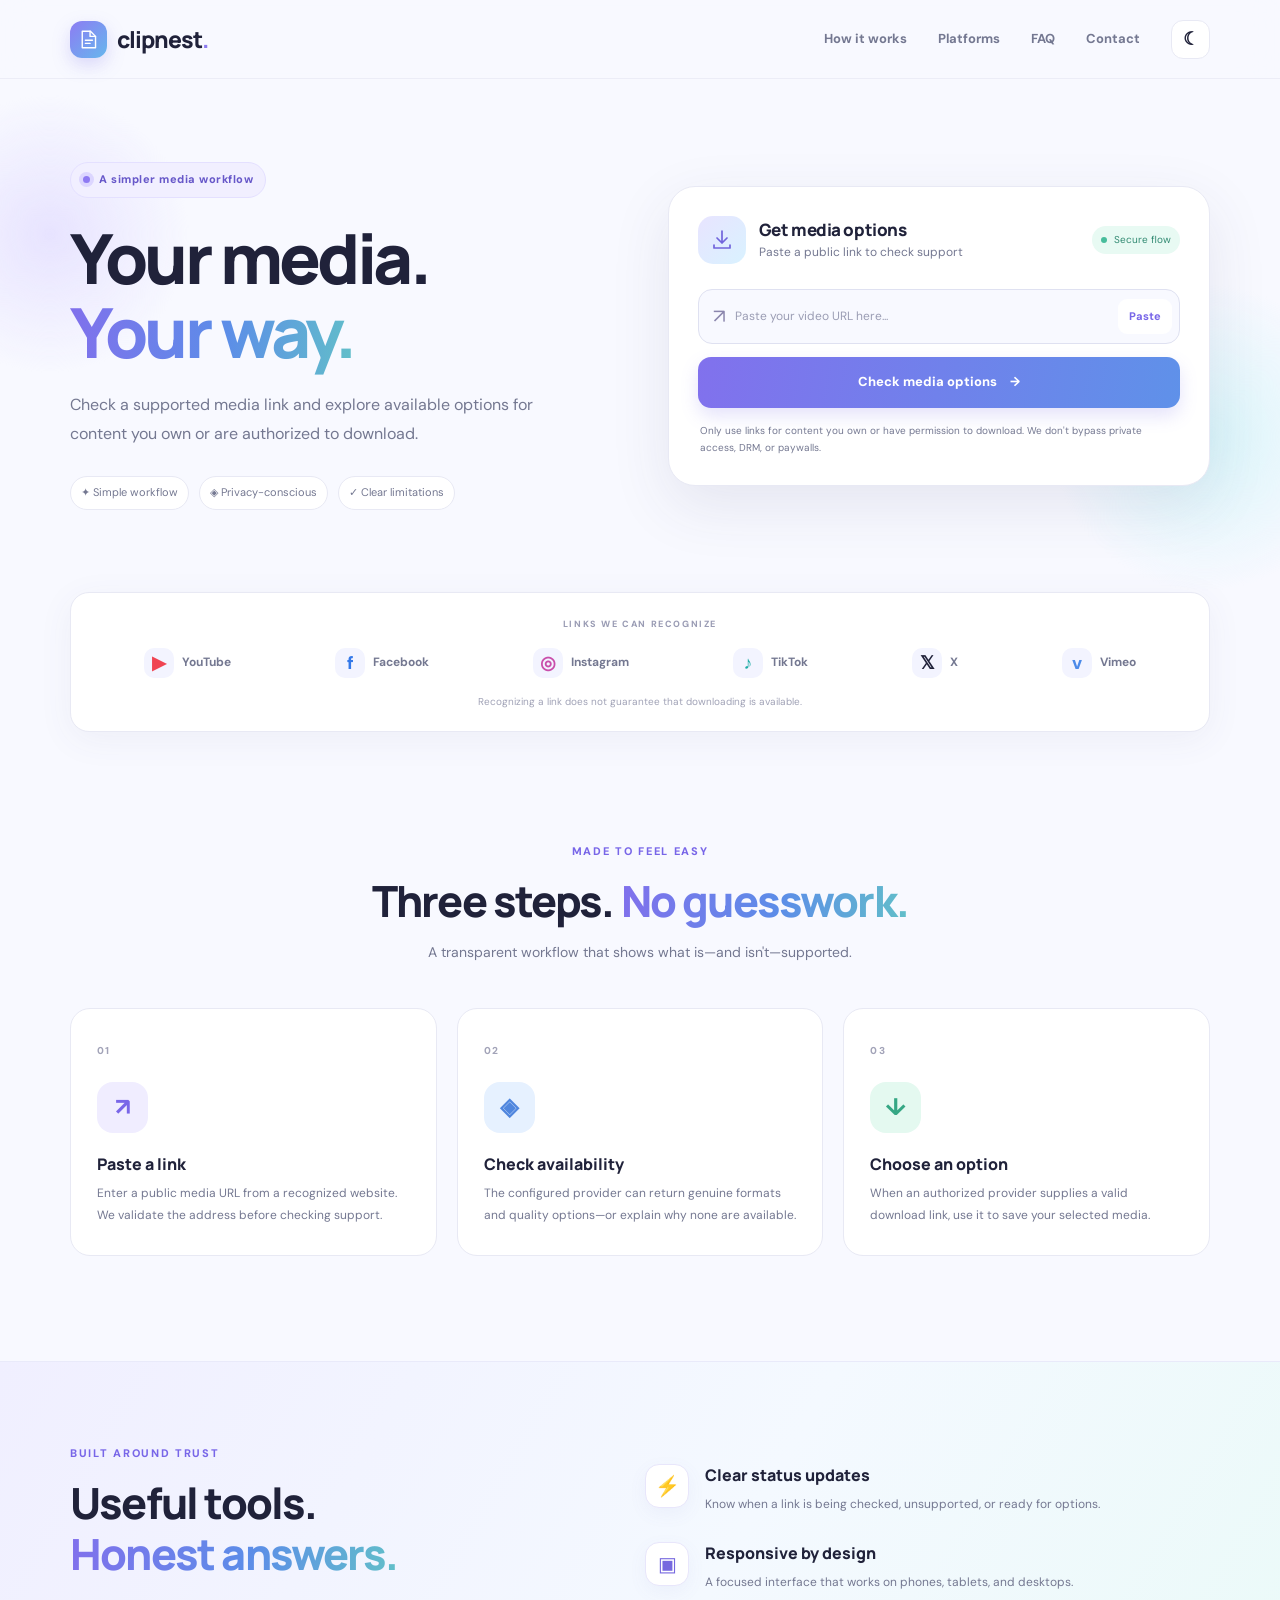
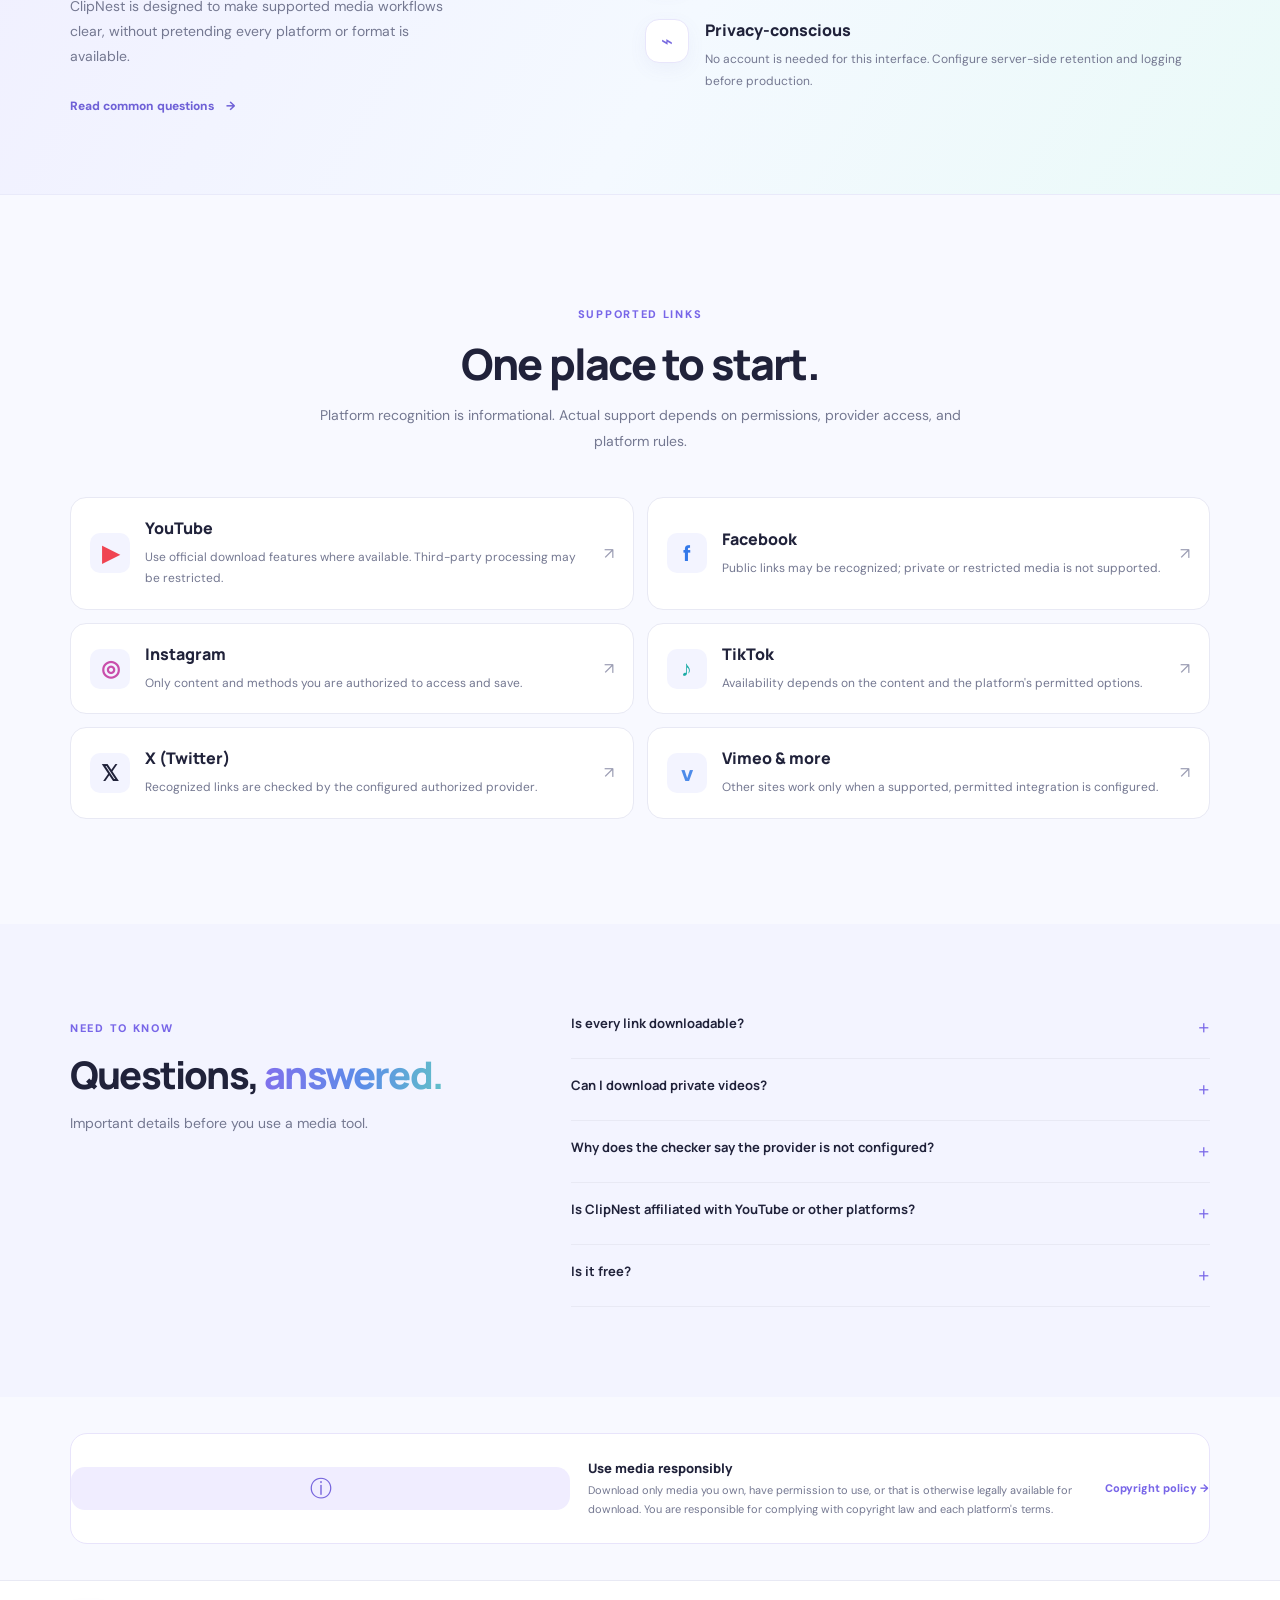
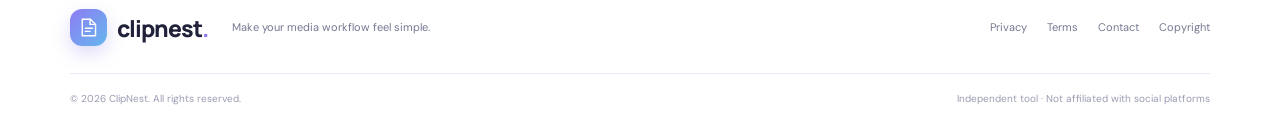
<file: index.html>
<!doctype html>
<html lang="en">
<head>
  <meta charset="utf-8">
  <meta name="viewport" content="width=device-width, initial-scale=1">
  <meta name="theme-color" content="#f7f8ff">
  <title>ClipNest — Online Video & Audio Tools</title>
  <meta name="description" content="Check media links and access authorized video or audio download options with ClipNest. Simple, privacy-conscious tools and clear platform limitations.">
  <link rel="canonical" href="https://example.com/">
  <meta property="og:title" content="ClipNest — Online Video & Audio Tools">
  <meta property="og:description" content="A clean, simple workflow for media you own or are authorized to download.">
  <meta property="og:type" content="website">
  <meta property="og:url" content="https://example.com/">
  <link rel="icon" href="/assets/favicon.svg" type="image/svg+xml">
  <link rel="preconnect" href="https://fonts.googleapis.com">
  <link rel="preconnect" href="https://fonts.gstatic.com" crossorigin>
  <link href="https://fonts.googleapis.com/css2?family=DM+Sans:wght@400;500;600;700&family=Manrope:wght@400;500;600;700;800&display=swap" rel="stylesheet">
  <link rel="stylesheet" href="/styles.css">
  <script src="/script.js" defer></script>
  <script type="application/ld+json">
  {"@context":"https://schema.org","@type":"WebApplication","name":"ClipNest","applicationCategory":"MultimediaApplication","operatingSystem":"Any","description":"A privacy-conscious interface for checking authorized media download options."}
  </script>
</head>
<body>
  <a class="skip-link" href="#main">Skip to content</a>
  <header class="site-header">
    <nav class="nav wrap" aria-label="Main navigation">
      <a class="brand" href="/" aria-label="ClipNest home">
        <span class="brand-mark" aria-hidden="true"><svg viewBox="0 0 32 32"><path d="M8 5.5h10.5L25 12v14.5H8z"/><path d="M18 5.5V12h7M12 17h9M12 21h6"/></svg></span>
        <span>clipnest<span class="brand-dot">.</span></span>
      </a>
      <button class="menu-toggle" id="menuToggle" aria-expanded="false" aria-controls="navLinks" aria-label="Open navigation"><span></span><span></span></button>
      <div class="nav-links" id="navLinks">
        <a href="#how-it-works">How it works</a>
        <a href="#platforms">Platforms</a>
        <a href="#faq">FAQ</a>
        <a href="/contact.html">Contact</a>
        <button class="theme-toggle" id="themeToggle" type="button" aria-label="Toggle dark mode" title="Toggle dark mode">☾</button>
      </div>
    </nav>
  </header>

  <main id="main">
    <section class="hero wrap">
      <div class="hero-copy">
        <div class="eyebrow"><span class="eyebrow-dot"></span> A simpler media workflow</div>
        <h1>Your media.<br><span class="gradient-text">Your way.</span></h1>
        <p class="hero-lead">Check a supported media link and explore available options for content you own or are authorized to download.</p>
        <div class="trust-pills"><span>✦ Simple workflow</span><span>◈ Privacy-conscious</span><span>✓ Clear limitations</span></div>
      </div>
      <div class="tool-card" id="downloader">
        <div class="tool-card-top">
          <div class="tool-icon"><svg viewBox="0 0 24 24" aria-hidden="true"><path d="M12 3v12m-5-5 5 5 5-5M4 17v3h16v-3"/></svg></div>
          <div><h2>Get media options</h2><p>Paste a public link to check support</p></div>
          <span class="secure-tag"><span></span> Secure flow</span>
        </div>
        <form id="mediaForm" novalidate>
          <label class="sr-only" for="mediaUrl">Media URL</label>
          <div class="url-field">
            <span class="link-symbol" aria-hidden="true">↗</span>
            <input id="mediaUrl" name="mediaUrl" type="url" placeholder="Paste your video URL here..." autocomplete="url" spellcheck="false" required>
            <button class="paste-btn" id="pasteBtn" type="button">Paste</button>
          </div>
          <button class="primary-btn" id="submitBtn" type="submit">Check media options <span aria-hidden="true">→</span></button>
          <p class="form-note">Only use links for content you own or have permission to download. We don't bypass private access, DRM, or paywalls.</p>
          <div id="status" class="status" role="status" aria-live="polite" hidden></div>
          <section id="results" class="results" aria-live="polite" hidden></section>
        </form>
      </div>
      <div class="hero-orb orb-one" aria-hidden="true"></div><div class="hero-orb orb-two" aria-hidden="true"></div>
    </section>

    <section class="platform-strip wrap" aria-label="Platforms we recognize">
      <p>LINKS WE CAN RECOGNIZE</p>
      <div class="platform-logos">
        <span><b class="platform-letter yt">▶</b>YouTube</span><span><b class="platform-letter fb">f</b>Facebook</span><span><b class="platform-letter ig">◎</b>Instagram</span><span><b class="platform-letter tt">♪</b>TikTok</span><span><b class="platform-letter xx">𝕏</b>X</span><span><b class="platform-letter vm">v</b>Vimeo</span>
      </div>
      <small>Recognizing a link does not guarantee that downloading is available.</small>
    </section>

    <section class="section wrap" id="how-it-works">
      <div class="section-heading"><span class="eyebrow">MADE TO FEEL EASY</span><h2>Three steps. <span class="gradient-text">No guesswork.</span></h2><p>A transparent workflow that shows what is—and isn't—supported.</p></div>
      <div class="steps-grid">
        <article class="step-card"><span class="step-number">01</span><div class="step-illustration lilac">↗</div><h3>Paste a link</h3><p>Enter a public media URL from a recognized website. We validate the address before checking support.</p></article>
        <article class="step-card"><span class="step-number">02</span><div class="step-illustration blue">◈</div><h3>Check availability</h3><p>The configured provider can return genuine formats and quality options—or explain why none are available.</p></article>
        <article class="step-card"><span class="step-number">03</span><div class="step-illustration mint">↓</div><h3>Choose an option</h3><p>When an authorized provider supplies a valid download link, use it to save your selected media.</p></article>
      </div>
    </section>

    <section class="feature-band">
      <div class="wrap feature-layout">
        <div><span class="eyebrow">BUILT AROUND TRUST</span><h2>Useful tools.<br><span class="gradient-text">Honest answers.</span></h2><p>ClipNest is designed to make supported media workflows clear, without pretending every platform or format is available.</p><a class="text-link" href="#faq">Read common questions <span>→</span></a></div>
        <div class="feature-list">
          <article><span class="feature-icon">⚡</span><div><h3>Clear status updates</h3><p>Know when a link is being checked, unsupported, or ready for options.</p></div></article>
          <article><span class="feature-icon">▣</span><div><h3>Responsive by design</h3><p>A focused interface that works on phones, tablets, and desktops.</p></div></article>
          <article><span class="feature-icon">⌁</span><div><h3>Privacy-conscious</h3><p>No account is needed for this interface. Configure server-side retention and logging before production.</p></div></article>
        </div>
      </div>
    </section>

    <section class="section wrap" id="platforms">
      <div class="section-heading"><span class="eyebrow">SUPPORTED LINKS</span><h2>One place to start.</h2><p>Platform recognition is informational. Actual support depends on permissions, provider access, and platform rules.</p></div>
      <div class="platform-grid">
        <article class="platform-card"><span class="platform-letter yt">▶</span><div><h3>YouTube</h3><p>Use official download features where available. Third-party processing may be restricted.</p></div><span class="card-arrow">↗</span></article>
        <article class="platform-card"><span class="platform-letter fb">f</span><div><h3>Facebook</h3><p>Public links may be recognized; private or restricted media is not supported.</p></div><span class="card-arrow">↗</span></article>
        <article class="platform-card"><span class="platform-letter ig">◎</span><div><h3>Instagram</h3><p>Only content and methods you are authorized to access and save.</p></div><span class="card-arrow">↗</span></article>
        <article class="platform-card"><span class="platform-letter tt">♪</span><div><h3>TikTok</h3><p>Availability depends on the content and the platform's permitted options.</p></div><span class="card-arrow">↗</span></article>
        <article class="platform-card"><span class="platform-letter xx">𝕏</span><div><h3>X (Twitter)</h3><p>Recognized links are checked by the configured authorized provider.</p></div><span class="card-arrow">↗</span></article>
        <article class="platform-card"><span class="platform-letter vm">v</span><div><h3>Vimeo & more</h3><p>Other sites work only when a supported, permitted integration is configured.</p></div><span class="card-arrow">↗</span></article>
      </div>
    </section>

    <section class="faq-section" id="faq">
      <div class="wrap faq-layout"><div class="section-heading"><span class="eyebrow">NEED TO KNOW</span><h2>Questions, <span class="gradient-text">answered.</span></h2><p>Important details before you use a media tool.</p></div>
        <div class="faq-list">
          <details><summary>Is every link downloadable?</summary><p>No. A recognized URL does not guarantee that a platform permits downloading or that a provider can access it. The app should show the actual provider response.</p></details>
          <details><summary>Can I download private videos?</summary><p>No. ClipNest is not designed to bypass private-content restrictions, logins, DRM, paywalls, or other access controls.</p></details>
          <details><summary>Why does the checker say the provider is not configured?</summary><p>This starter project needs an authorized media provider with a documented API. Add its endpoint and API key to Vercel environment variables; never put secrets in browser JavaScript.</p></details>
          <details><summary>Is ClipNest affiliated with YouTube or other platforms?</summary><p>No. ClipNest is an independent project and is not endorsed by or affiliated with YouTube, Meta, TikTok, X, Vimeo, or their owners.</p></details>
          <details><summary>Is it free?</summary><p>This starter code has no paid subscription feature. Hosting, provider API usage, and media processing may have separate costs.</p></details>
        </div>
      </div>
    </section>
    <section class="responsible wrap"><div class="responsible-icon">ⓘ</div><div><h2>Use media responsibly</h2><p>Download only media you own, have permission to use, or that is otherwise legally available for download. You are responsible for complying with copyright law and each platform's terms.</p></div><a href="/copyright.html">Copyright policy →</a></section>
  </main>

  <footer class="site-footer"><div class="wrap footer-main"><a class="brand" href="/"><span class="brand-mark"><svg viewBox="0 0 32 32"><path d="M8 5.5h10.5L25 12v14.5H8z"/><path d="M18 5.5V12h7M12 17h9M12 21h6"/></svg></span><span>clipnest<span class="brand-dot">.</span></span></a><p>Make your media workflow feel simple.</p><div class="footer-links"><a href="/privacy.html">Privacy</a><a href="/terms.html">Terms</a><a href="/contact.html">Contact</a><a href="/copyright.html">Copyright</a></div></div><div class="wrap footer-bottom"><span>© <span id="year"></span> ClipNest. All rights reserved.</span><span>Independent tool · Not affiliated with social platforms</span></div></footer>
</body>
</html>
</file>
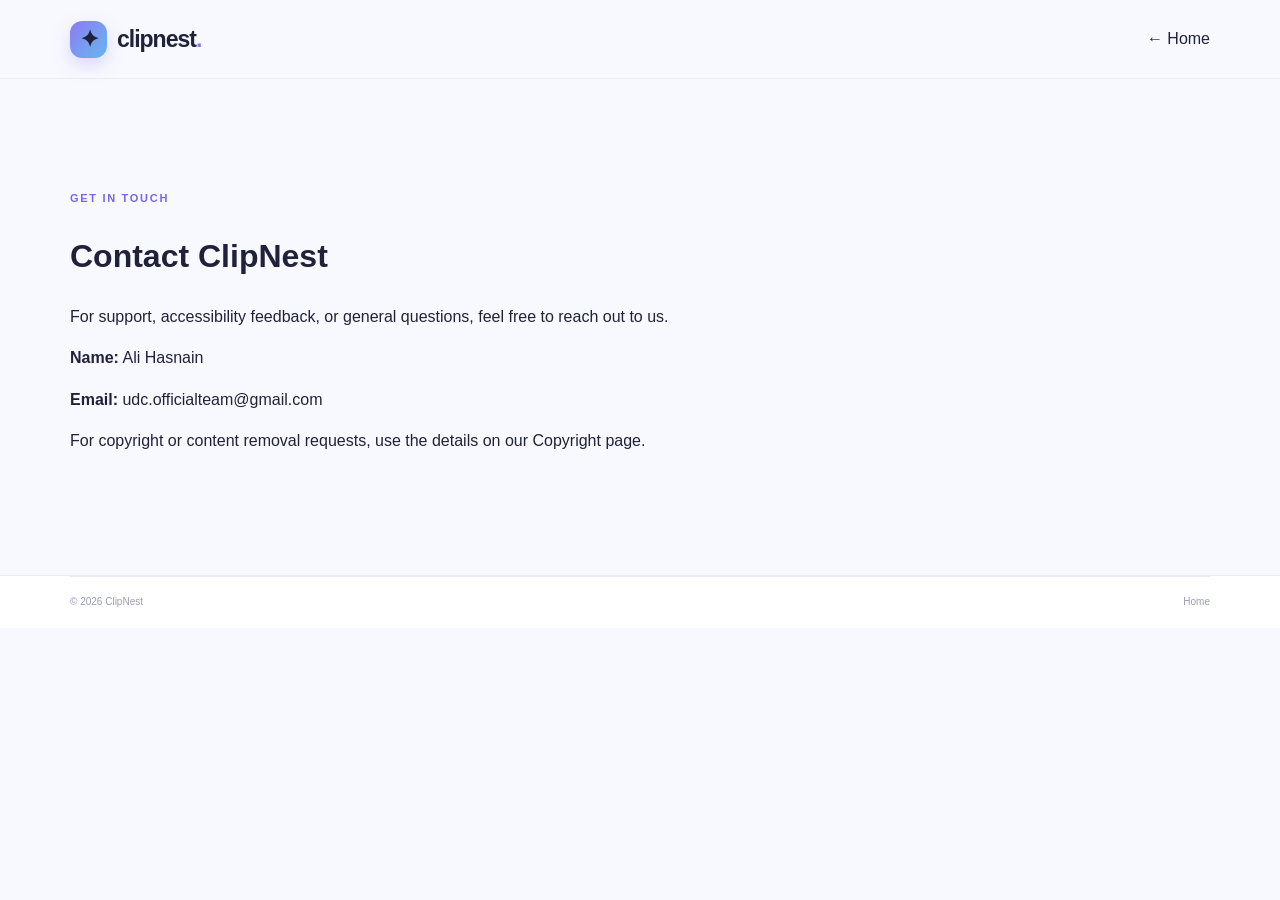
<file: contact.html>
<!doctype html>
<html lang="en">
<head>
    <meta charset="utf-8">
    <meta name="viewport" content="width=device-width,initial-scale=1">
    <title>Contact — ClipNest</title>
    <meta name="description" content="Contact the ClipNest team about support or service questions.">
    <link rel="stylesheet" href="/styles.css">
</head>
<body>
    <header class="site-header">
        <nav class="nav wrap">
            <a class="brand" href="/"><span class="brand-mark">✦</span><span>clipnest<span class="brand-dot">.</span></span></a>
            <a href="/">← Home</a>
        </nav>
    </header>
    <main class="wrap section legal">
        <span class="eyebrow">GET IN TOUCH</span>
        <h1>Contact ClipNest</h1>
        <p>For support, accessibility feedback, or general questions, feel free to reach out to us.</p>
        <p><strong>Name:</strong> Ali Hasnain</p>
        <p><strong>Email:</strong> udc.officialteam@gmail.com</p>
        <p>For copyright or content removal requests, use the details on our <a href="/copyright.html">Copyright page</a>.</p>
    </main>
    <footer class="site-footer">
        <div class="wrap footer-bottom">
            <span>© <span id="year"></span> ClipNest</span>
            <a href="/">Home</a>
        </div>
    </footer>
    <script>document.querySelector("#year").textContent=new Date().getFullYear()</script>
</body>
</html>
</file>
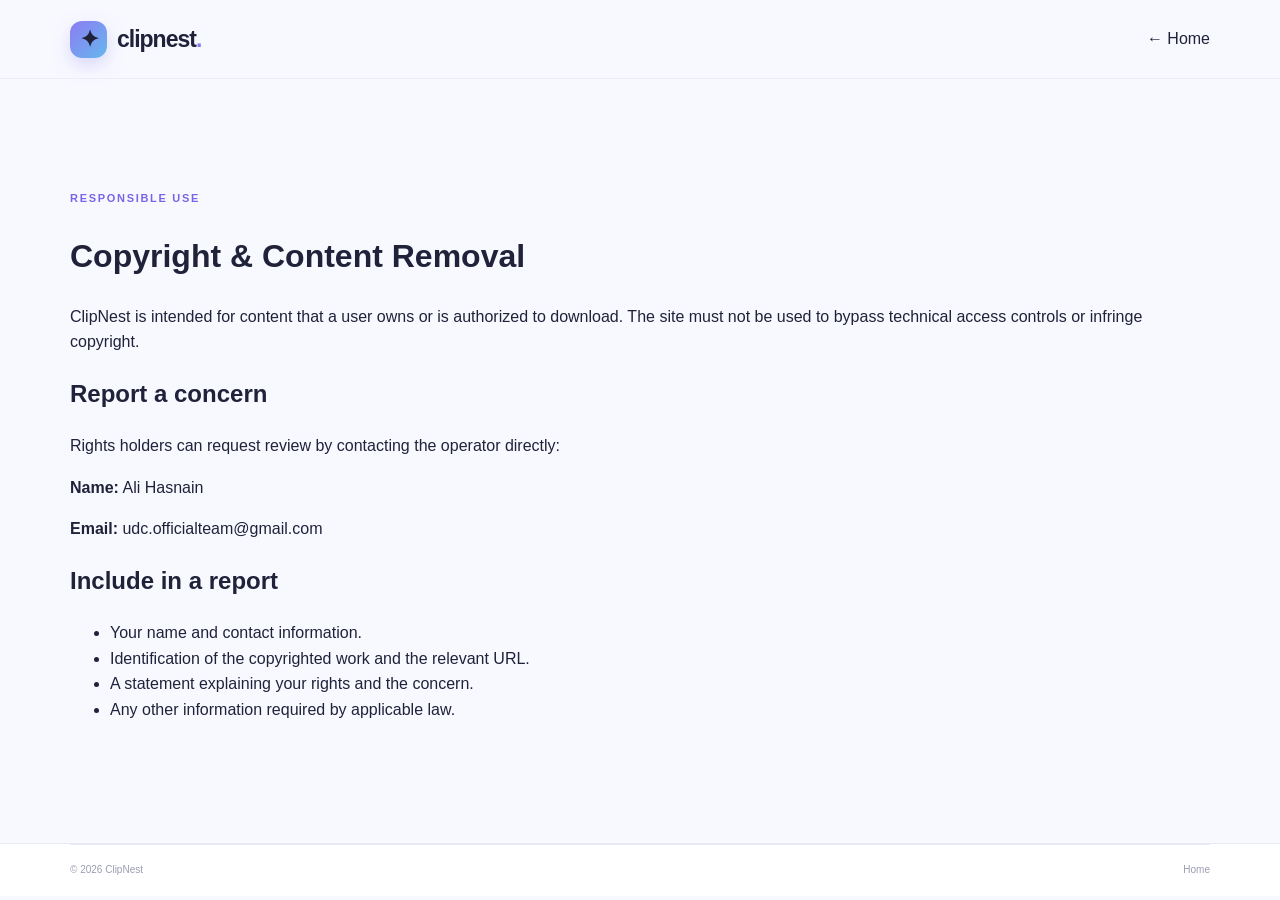
<file: copyright.html>
<!doctype html>
<html lang="en">
<head>
    <meta charset="utf-8">
    <meta name="viewport" content="width=device-width,initial-scale=1">
    <title>Copyright & Content Removal — ClipNest</title>
    <meta name="description" content="Copyright and content removal information for ClipNest.">
    <link rel="stylesheet" href="/styles.css">
</head>
<body>
    <header class="site-header">
        <nav class="nav wrap">
            <a class="brand" href="/"><span class="brand-mark">✦</span><span>clipnest<span class="brand-dot">.</span></span></a>
            <a href="/">← Home</a>
        </nav>
    </header>
    <main class="wrap section legal">
        <span class="eyebrow">RESPONSIBLE USE</span>
        <h1>Copyright & Content Removal</h1>
        <p>ClipNest is intended for content that a user owns or is authorized to download. The site must not be used to bypass technical access controls or infringe copyright.</p>
        
        <h2>Report a concern</h2>
        <p>Rights holders can request review by contacting the operator directly:</p>
        <p><strong>Name:</strong> Ali Hasnain</p>
        <p><strong>Email:</strong> udc.officialteam@gmail.com</p>
        
        <h2>Include in a report</h2>
        <ul>
            <li>Your name and contact information.</li>
            <li>Identification of the copyrighted work and the relevant URL.</li>
            <li>A statement explaining your rights and the concern.</li>
            <li>Any other information required by applicable law.</li>
        </ul>
    </main>
    <footer class="site-footer">
        <div class="wrap footer-bottom">
            <span>© <span id="year"></span> ClipNest</span>
            <a href="/">Home</a>
        </div>
    </footer>
    <script>document.querySelector("#year").textContent=new Date().getFullYear()</script>
</body>
</html>
</file>
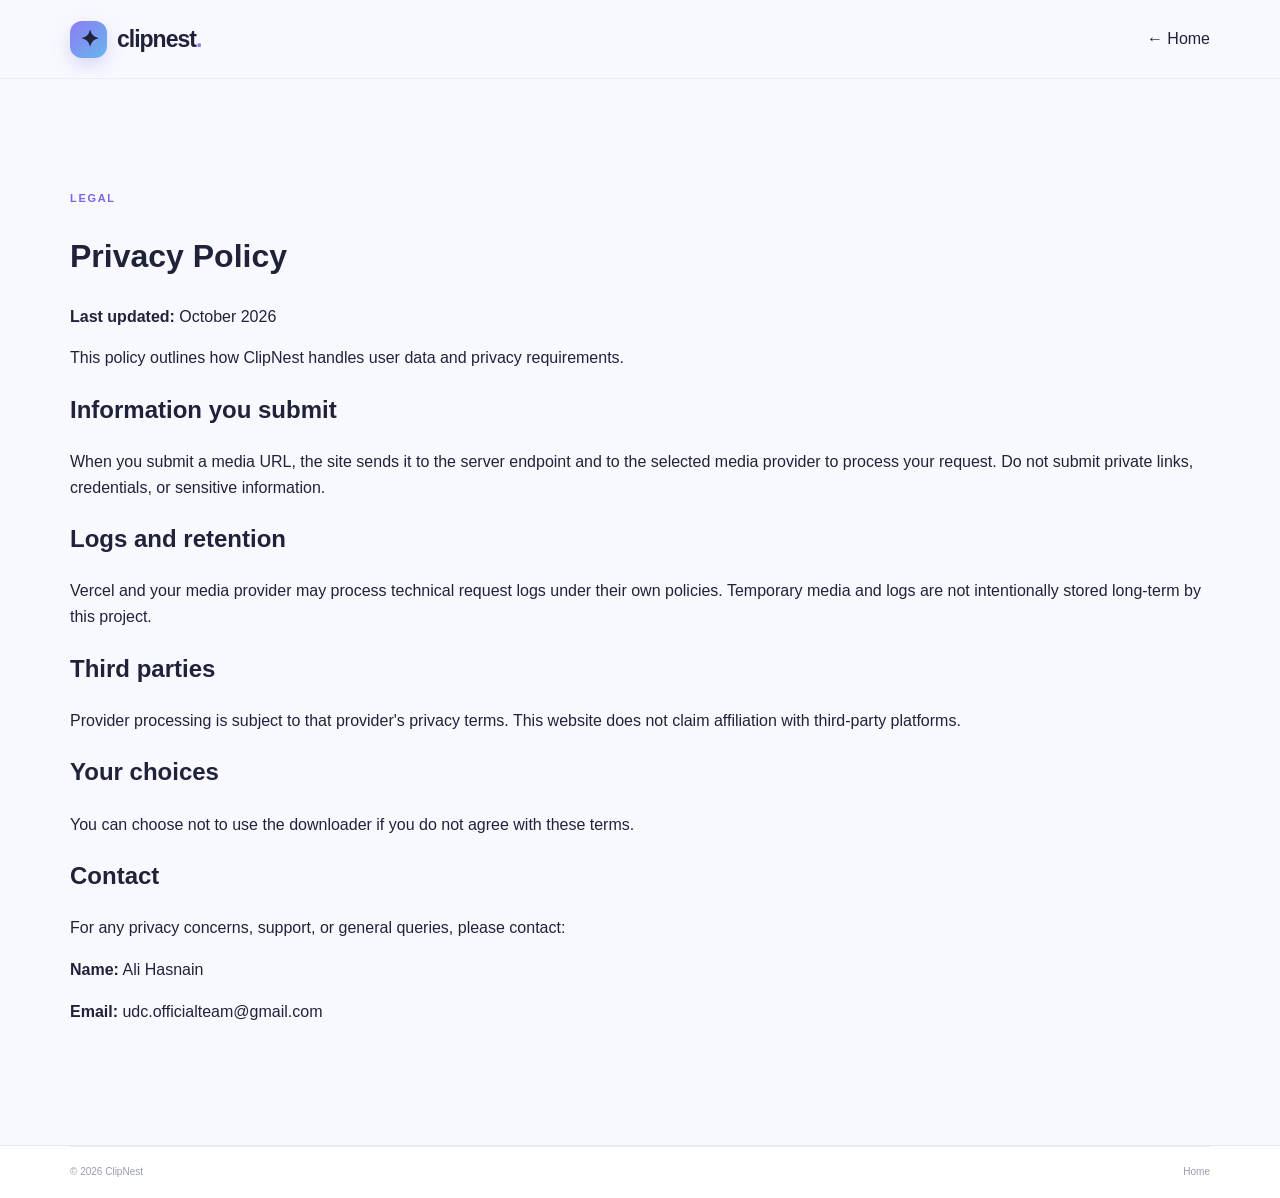
<file: privacy.html>
<!doctype html>
<html lang="en">
<head>
    <meta charset="utf-8">
    <meta name="viewport" content="width=device-width,initial-scale=1">
    <title>Privacy Policy — ClipNest</title>
    <meta name="description" content="Learn how ClipNest handles media URLs and privacy.">
    <link rel="stylesheet" href="/styles.css">
</head>
<body>
    <header class="site-header">
        <nav class="nav wrap">
            <a class="brand" href="/"><span class="brand-mark">✦</span><span>clipnest<span class="brand-dot">.</span></span></a>
            <a href="/">← Home</a>
        </nav>
    </header>
    <main class="wrap section legal">
        <span class="eyebrow">LEGAL</span>
        <h1>Privacy Policy</h1>
        <p><strong>Last updated:</strong> October 2026</p>
        <p>This policy outlines how ClipNest handles user data and privacy requirements.</p>

        <h2>Information you submit</h2>
        <p>When you submit a media URL, the site sends it to the server endpoint and to the selected media provider to process your request. Do not submit private links, credentials, or sensitive information.</p>

        <h2>Logs and retention</h2>
        <p>Vercel and your media provider may process technical request logs under their own policies. Temporary media and logs are not intentionally stored long-term by this project.</p>

        <h2>Third parties</h2>
        <p>Provider processing is subject to that provider's privacy terms. This website does not claim affiliation with third-party platforms.</p>

        <h2>Your choices</h2>
        <p>You can choose not to use the downloader if you do not agree with these terms.</p>

        <h2>Contact</h2>
        <p>For any privacy concerns, support, or general queries, please contact:</p>
        <p><strong>Name:</strong> Ali Hasnain</p>
        <p><strong>Email:</strong> udc.officialteam@gmail.com</p>
    </main>
    <footer class="site-footer">
        <div class="wrap footer-bottom">
            <span>© <span id="year"></span> ClipNest</span>
            <a href="/">Home</a>
        </div>
    </footer>
    <script>document.querySelector("#year").textContent=new Date().getFullYear()</script>
</body>
</html>
</file>
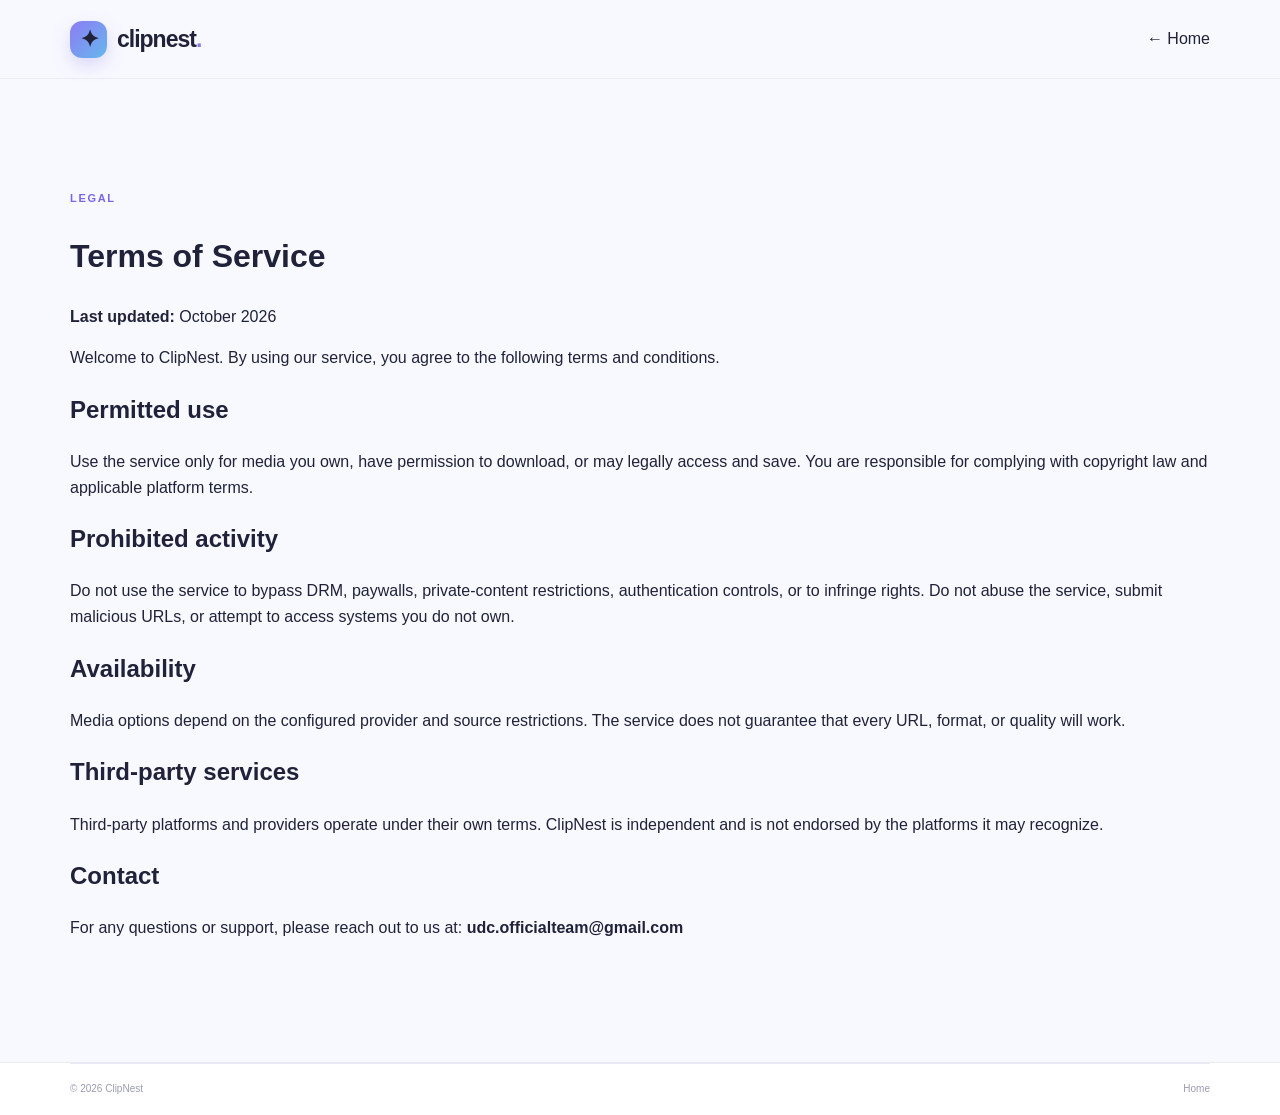
<file: terms.html>
<!doctype html>
<html lang="en">
<head>
    <meta charset="utf-8">
    <meta name="viewport" content="width=device-width,initial-scale=1">
    <title>Terms of Service — ClipNest</title>
    <meta name="description" content="Terms and responsible-use conditions for ClipNest.">
    <link rel="stylesheet" href="/styles.css">
</head>
<body>
    <header class="site-header">
        <nav class="nav wrap">
            <a class="brand" href="/"><span class="brand-mark">✦</span><span>clipnest<span class="brand-dot">.</span></span></a>
            <a href="/">← Home</a>
        </nav>
    </header>
    <main class="wrap section legal">
        <span class="eyebrow">LEGAL</span>
        <h1>Terms of Service</h1>
        <p><strong>Last updated:</strong> October 2026</p>
        <p>Welcome to ClipNest. By using our service, you agree to the following terms and conditions.</p>
        
        <h2>Permitted use</h2>
        <p>Use the service only for media you own, have permission to download, or may legally access and save. You are responsible for complying with copyright law and applicable platform terms.</p>
        
        <h2>Prohibited activity</h2>
        <p>Do not use the service to bypass DRM, paywalls, private-content restrictions, authentication controls, or to infringe rights. Do not abuse the service, submit malicious URLs, or attempt to access systems you do not own.</p>
        
        <h2>Availability</h2>
        <p>Media options depend on the configured provider and source restrictions. The service does not guarantee that every URL, format, or quality will work.</p>
        
        <h2>Third-party services</h2>
        <p>Third-party platforms and providers operate under their own terms. ClipNest is independent and is not endorsed by the platforms it may recognize.</p>
        
        <h2>Contact</h2>
        <p>For any questions or support, please reach out to us at: <strong>udc.officialteam@gmail.com</strong></p>
    </main>
    <footer class="site-footer">
        <div class="wrap footer-bottom">
            <span>© <span id="year"></span> ClipNest</span>
            <a href="/">Home</a>
        </div>
    </footer>
    <script>document.querySelector("#year").textContent=new Date().getFullYear()</script>
</body>
</html>
</file>
<file: styles.css>
/* ClipNest — responsive, accessible visual system */
:root{--bg:#f8f9ff;--surface:#fff;--surface-soft:#f3f4ff;--text:#20223a;--muted:#747891;--line:#e8e9f4;--purple:#7866e8;--blue:#4f7ce8;--mint:#daf8ef;--shadow:0 20px 60px rgba(55,57,105,.10);--radius:24px}
*{box-sizing:border-box}html{scroll-behavior:smooth;scroll-padding-top:90px}body{margin:0;background:var(--bg);color:var(--text);font-family:"DM Sans",sans-serif;line-height:1.6;overflow-x:hidden}body.dark{--bg:#111323;--surface:#1b1d31;--surface-soft:#24263d;--text:#f3f4ff;--muted:#b0b3cb;--line:#333650;--shadow:0 20px 60px rgba(0,0,0,.22)}a{color:inherit;text-decoration:none}button,input{font:inherit}button,a,input{outline-offset:4px}button:focus-visible,a:focus-visible,input:focus-visible,summary:focus-visible{outline:3px solid #8e81ff}.wrap{width:min(1140px,calc(100% - 44px));margin-inline:auto}.skip-link{position:absolute;left:-999px;top:10px;background:var(--surface);padding:10px}.skip-link:focus{left:10px;z-index:99}.site-header{position:sticky;top:0;z-index:20;background:color-mix(in srgb,var(--bg) 88%,transparent);backdrop-filter:blur(18px);border-bottom:1px solid color-mix(in srgb,var(--line) 70%,transparent)}.nav{height:78px;display:flex;align-items:center;justify-content:space-between}.brand{display:inline-flex;align-items:center;gap:10px;font:800 23px Manrope,sans-serif;letter-spacing:-1px}.brand-mark{width:37px;height:37px;display:grid;place-items:center;background:linear-gradient(135deg,#8d7cf3,#66b7ed);border-radius:12px;box-shadow:0 7px 18px #8578e744}.brand-mark svg{width:25px;fill:none;stroke:#fff;stroke-width:1.8;stroke-linecap:round;stroke-linejoin:round}.brand-dot{color:#8c7bf0}.nav-links{display:flex;align-items:center;gap:31px;font-size:13px;font-weight:700;color:var(--muted)}.nav-links a:hover,.footer-links a:hover{color:var(--purple)}.theme-toggle,.menu-toggle{border:1px solid var(--line);background:var(--surface);color:var(--text);border-radius:12px;width:39px;height:39px;cursor:pointer;font-size:18px}.menu-toggle{display:none}.hero{position:relative;display:grid;grid-template-columns:1fr 1fr;gap:55px;align-items:center;padding-top:83px;padding-bottom:82px;isolation:isolate}.hero-copy{position:relative;z-index:1}.eyebrow{font-size:11px;font-weight:800;letter-spacing:1.7px;color:var(--purple)}.hero .eyebrow{display:inline-flex;align-items:center;gap:9px;padding:8px 12px;border:1px solid #e4e0ff;background:#f1efff;border-radius:999px;color:#6758c9;letter-spacing:.5px;font-size:11px}.eyebrow-dot{width:7px;height:7px;background:#8e7af3;border-radius:50%;box-shadow:0 0 0 4px #dcd6ff}.hero h1{font:800 clamp(44px,5.4vw,70px)/1.08 Manrope,sans-serif;letter-spacing:-3.4px;margin:23px 0 20px}.gradient-text{background:linear-gradient(95deg,#8170ec 0%,#5c8de8 55%,#62bfc9 100%);-webkit-background-clip:text;background-clip:text;color:transparent}.hero-lead{max-width:490px;color:var(--muted);font-size:16px;line-height:1.85}.trust-pills{display:flex;flex-wrap:wrap;gap:10px;margin-top:27px}.trust-pills span{font-size:11px;color:var(--muted);border:1px solid var(--line);border-radius:999px;padding:7px 10px;background:var(--surface)}.tool-card{position:relative;z-index:2;background:var(--surface);border:1px solid var(--line);padding:29px;border-radius:27px;box-shadow:var(--shadow)}.tool-card-top{display:flex;align-items:center;gap:13px;margin-bottom:25px}.tool-icon{width:48px;height:48px;display:grid;place-items:center;background:linear-gradient(135deg,#e8e4ff,#d9f2ff);border-radius:15px}.tool-icon svg{width:24px;fill:none;stroke:#7164dc;stroke-width:1.7;stroke-linecap:round;stroke-linejoin:round}.tool-card h2{font:800 17px Manrope,sans-serif;margin:0 0 2px;letter-spacing:-.4px}.tool-card-top p{font-size:12px;color:var(--muted);margin:0}.secure-tag{margin-left:auto;white-space:nowrap;font-size:10px;color:#328a72;background:#e8faf3;border-radius:99px;padding:6px 9px}.secure-tag span{display:inline-block;width:6px;height:6px;background:#48bd9c;border-radius:50%;margin-right:4px}.url-field{display:flex;align-items:center;gap:9px;border:1px solid #dfe1f1;border-radius:14px;padding:5px 7px 5px 14px;background:var(--bg);min-width:0}.link-symbol{color:#8b86ad;font-size:20px}.url-field input{border:0;background:transparent;color:var(--text);min-width:0;width:100%;padding:12px 0;font-size:12px;outline:none}.url-field input::placeholder{color:#9b9db4}.paste-btn{border:0;background:var(--surface);color:var(--purple);font-size:11px;font-weight:800;border-radius:9px;padding:9px 11px;cursor:pointer}.primary-btn{width:100%;display:flex;justify-content:center;align-items:center;gap:13px;background:linear-gradient(100deg,#8171ed,#5f91e9);color:#fff;border:0;border-radius:13px;padding:15px 18px;margin-top:13px;font-size:13px;font-weight:800;box-shadow:0 8px 18px #7d73e933;cursor:pointer;transition:transform .2s,filter .2s}.primary-btn:hover{transform:translateY(-2px);filter:saturate(1.12)}.primary-btn:disabled{opacity:.65;cursor:wait;transform:none}.form-note{font-size:10px;color:var(--muted);line-height:1.7;margin:14px 2px 0}.status{margin-top:14px;padding:12px 14px;border-radius:12px;background:var(--surface-soft);font-size:12px;color:var(--muted)}.status.error{background:#fff0f0;color:#a43b48}.status.success{background:#eafaf3;color:#27785d}.results{margin-top:14px;border-top:1px solid var(--line);padding-top:14px}.results h3{font:700 14px Manrope,sans-serif;margin:0 0 8px}.results p{font-size:12px;color:var(--muted)}.result-option{display:flex;align-items:center;justify-content:space-between;gap:12px;padding:12px;border:1px solid var(--line);border-radius:12px;margin-top:8px;font-size:12px}.download-link{background:var(--text);color:var(--surface);border-radius:9px;padding:8px 10px;font-size:11px;font-weight:700}.hero-orb{position:absolute;border-radius:50%;filter:blur(1px);z-index:-1;pointer-events:none}.orb-one{width:280px;height:280px;background:radial-gradient(circle,#e7e3ff 0%,#f4f3ff00 70%);top:15px;left:-160px}.orb-two{width:310px;height:310px;background:radial-gradient(circle,#d9f5fa 0%,#f4f3ff00 70%);right:-150px;bottom:0}.platform-strip{padding:24px 28px 21px;background:var(--surface);border:1px solid var(--line);border-radius:19px;text-align:center;box-shadow:0 8px 35px #4c4e7910}.platform-strip>p{font-size:9px;font-weight:800;letter-spacing:1.6px;color:#9a9cb4;margin:0 0 17px}.platform-logos{display:flex;justify-content:space-around;gap:14px;flex-wrap:wrap}.platform-logos>span{display:flex;align-items:center;gap:8px;font-size:12px;font-weight:700;color:var(--muted)}.platform-strip small{display:block;color:#a0a2b6;font-size:10px;margin-top:16px}.platform-letter{font-style:normal;font-size:18px;display:inline-grid;place-items:center;width:30px;height:30px;border-radius:10px;background:var(--surface-soft);font-weight:800}.yt{color:#f04452}.fb{color:#3479e9}.ig{color:#c94eab}.tt{color:#1caca6}.xx{color:var(--text)}.vm{color:#4d8be9}.section{padding-top:105px;padding-bottom:105px}.section-heading{text-align:center;max-width:650px;margin:0 auto 43px}.section-heading h2,.feature-layout h2{font:800 clamp(30px,4vw,43px)/1.2 Manrope,sans-serif;letter-spacing:-1.8px;margin:12px 0}.section-heading>p,.feature-layout>div:first-child>p{color:var(--muted);font-size:14px;line-height:1.8}.steps-grid{display:grid;grid-template-columns:repeat(3,1fr);gap:20px}.step-card{position:relative;padding:27px 26px 29px;background:var(--surface);border:1px solid var(--line);border-radius:20px;transition:transform .25s,box-shadow .25s}.step-card:hover{transform:translateY(-5px);box-shadow:var(--shadow)}.step-number{font-size:10px;font-weight:800;letter-spacing:1.2px;color:#a2a3b8}.step-illustration{display:grid;place-items:center;width:51px;height:51px;border-radius:16px;font-size:24px;font-weight:800;margin:20px 0}.lilac{background:#f0edff;color:#7966e8}.blue{background:#e6f1ff;color:#4f86de}.mint{background:#e4f9f0;color:#35a784}.step-card h3,.feature-list h3,.platform-card h3{font:800 16px Manrope,sans-serif;margin:0 0 8px}.step-card p,.feature-list p,.platform-card p{font-size:12px;color:var(--muted);line-height:1.8;margin:0}.feature-band{background:linear-gradient(120deg,#f0efff 0%,#f4f9ff 55%,#eafaf8 100%);border-top:1px solid #e9eafa;border-bottom:1px solid #e9eafa}.feature-layout{padding-top:77px;padding-bottom:77px;display:grid;grid-template-columns:.85fr 1fr;gap:95px;align-items:center}.feature-layout>div:first-child>p{max-width:400px}.text-link{display:inline-flex;gap:12px;align-items:center;margin-top:13px;color:#6f61d7;font-size:12px;font-weight:800}.feature-list{display:grid;gap:26px}.feature-list article{display:flex;gap:16px;align-items:flex-start}.feature-icon{width:44px;height:44px;flex:0 0 44px;display:grid;place-items:center;background:#fff;border:1px solid #e8e6fb;border-radius:14px;color:#7769df;font-size:20px;box-shadow:0 6px 18px #7773bf10}.platform-grid{display:grid;grid-template-columns:repeat(2,1fr);gap:13px}.platform-card{display:flex;align-items:center;gap:15px;padding:19px;background:var(--surface);border:1px solid var(--line);border-radius:16px;transition:border-color .2s,transform .2s}.platform-card:hover{border-color:#c4bdf7;transform:translateY(-2px)}.platform-card>div{flex:1}.platform-card .platform-letter{width:40px;height:40px;flex:0 0 40px;font-size:22px}.card-arrow{color:#9b9db3}.faq-section{background:var(--surface-soft);padding:90px 0}.faq-layout{display:grid;grid-template-columns:.8fr 1.2fr;gap:75px}.faq-layout .section-heading{text-align:left;margin:0}.faq-layout .section-heading h2{font-size:38px}.faq-list details{border-bottom:1px solid var(--line);padding:17px 0}.faq-list details:first-child{padding-top:0}.faq-list summary{cursor:pointer;font:700 13px Manrope,sans-serif;list-style:none;display:flex;justify-content:space-between;gap:18px}.faq-list summary::-webkit-details-marker{display:none}.faq-list summary:after{content:"+";font-size:20px;color:var(--purple);font-weight:400}.faq-list details[open] summary:after{content:"−"}.faq-list details p{font-size:12px;line-height:1.8;color:var(--muted);max-width:600px}.responsible{display:flex;align-items:center;gap:18px;padding-top:25px;padding-bottom:25px;margin-top:36px;margin-bottom:36px;border:1px solid #e8e4fb;background:var(--surface);border-radius:17px}.responsible-icon{display:grid;place-items:center;flex:0 0 43px;height:43px;border-radius:14px;background:#f0edff;color:#7665dd;font-size:22px}.responsible>div{flex:1}.responsible h2{font:800 13px Manrope,sans-serif;margin:0 0 4px}.responsible p{font-size:11px;color:var(--muted);line-height:1.7;margin:0}.responsible>a{font-size:11px;color:var(--purple);font-weight:800;white-space:nowrap}.site-footer{border-top:1px solid var(--line);background:var(--surface)}.footer-main{display:flex;align-items:center;gap:24px;padding-top:28px;padding-bottom:27px}.footer-main>p{font-size:11px;color:var(--muted);margin:0;flex:1}.footer-links{display:flex;gap:20px;font-size:11px;color:var(--muted)}.footer-bottom{border-top:1px solid var(--line);display:flex;justify-content:space-between;gap:20px;padding-top:17px;padding-bottom:18px;font-size:10px;color:#9a9cb1}.sr-only{position:absolute;width:1px;height:1px;padding:0;margin:-1px;overflow:hidden;clip:rect(0,0,0,0);white-space:nowrap;border:0}
body.dark .hero .eyebrow{background:#292644;border-color:#39335f;color:#c4bcff}body.dark .feature-band{background:linear-gradient(120deg,#1b1a30,#1b2434,#172c2d);border-color:var(--line)}body.dark .feature-icon{background:#252740;border-color:var(--line)}body.dark .responsible{border-color:var(--line)}body.dark .url-field{border-color:var(--line)}body.dark .status.error{background:#3b232b;color:#ffb9c0}body.dark .status.success{background:#19372f;color:#9be4c8}
@media(max-width:900px){.hero{gap:28px;padding-top:65px}.hero h1{font-size:54px}.tool-card{padding:22px}.secure-tag{display:none}.feature-layout{gap:45px}.faq-layout{gap:40px}}
@media(max-width:700px){.wrap{width:min(100% - 30px,540px)}.nav{height:68px}.menu-toggle{display:flex;flex-direction:column;justify-content:center;align-items:center;gap:5px}.menu-toggle span{width:17px;height:2px;background:var(--text);border-radius:2px}.nav-links{display:none;position:absolute;top:67px;left:0;right:0;padding:18px 22px 22px;background:var(--surface);border-bottom:1px solid var(--line);flex-direction:column;align-items:stretch;gap:16px}.nav-links.open{display:flex}.nav-links a{padding:6px 0}.theme-toggle{align-self:flex-start}.hero{grid-template-columns:1fr;gap:35px;padding-top:51px;padding-bottom:45px}.hero h1{font-size:clamp(47px,12vw,64px);letter-spacing:-2.6px}.hero-lead{font-size:14px}.tool-card{padding:20px;border-radius:21px}.tool-card-top{margin-bottom:18px}.platform-strip{padding:21px 13px}.platform-logos{justify-content:center;gap:14px 22px}.platform-logos>span{font-size:11px}.section{padding-top:72px;padding-bottom:72px}.section-heading{margin-bottom:30px}.section-heading h2{font-size:34px}.steps-grid{grid-template-columns:1fr;gap:13px}.step-card{padding:21px}.step-illustration{margin:13px 0}.feature-layout{grid-template-columns:1fr;gap:38px;padding-top:58px;padding-bottom:58px}.feature-layout h2{font-size:37px}.platform-grid{grid-template-columns:1fr}.faq-section{padding:65px 0}.faq-layout{grid-template-columns:1fr;gap:28px}.faq-layout .section-heading h2{font-size:34px}.responsible{align-items:flex-start;flex-wrap:wrap;padding:18px;gap:12px}.responsible>div{flex:1 1 calc(100% - 60px)}.responsible>a{margin-left:55px}.footer-main{flex-wrap:wrap;gap:14px}.footer-main>p{flex-basis:100%;order:3}.footer-links{flex-wrap:wrap;gap:14px}.footer-bottom{flex-direction:column;gap:5px}.hero-orb{opacity:.45}}
@media(prefers-reduced-motion:reduce){*,*::before,*::after{scroll-behavior:auto!important;transition:none!important;animation:none!important}}
</file>
